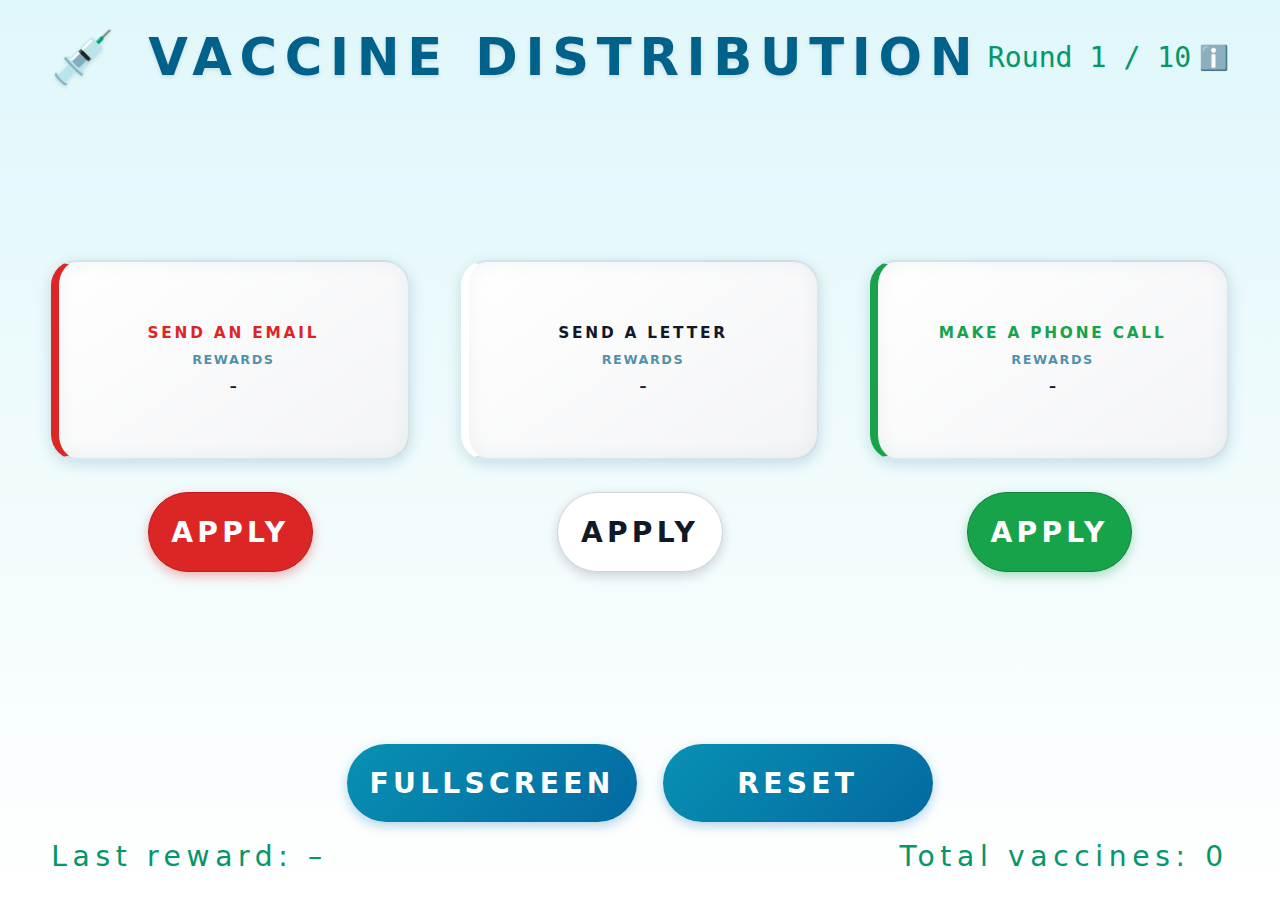
<file: index.html>
<!DOCTYPE html>
<html lang="en">
<head>
  <meta charset="UTF-8" />
  <meta name="viewport" content="width=device-width, initial-scale=1.0"/>
  <title>Multi-Armed Bandit Demo</title>
  <link rel="stylesheet" href="style.css" />
</head>
<body>

  <div id="app">
    <header>
      <h1>💉 Vaccine Distribution</h1>
      <div id="round">Round 1 / 5</div>
      <nav>
        <a href="training.html" title="Information" style="text-decoration: none; font-size: 1.5em;">ℹ️</a>
      </nav>
    </header>

    <div id="reels">
      <div>
        <div class="reel" id="reel0">
          <div class="reel-content">
            <div class="reel-title reel-title-red">Send an Email</div>
            <div class="reel-label">Rewards</div>
            <div class="reel-rewards" id="reel0-rewards">–</div>
          </div>
        </div>
        <button onclick="pull(0)">Apply</button>
      </div>
      <div>
        <div class="reel" id="reel1">
          <div class="reel-content">
            <div class="reel-title reel-title-blue">Send a Letter</div>
            <div class="reel-label">Rewards</div>
            <div class="reel-rewards" id="reel1-rewards">–</div>
          </div>
        </div>
        <button onclick="pull(1)">Apply</button>
      </div>
      <div>
        <div class="reel" id="reel2">
          <div class="reel-content">
            <div class="reel-title reel-title-green">Make a Phone Call</div>
            <div class="reel-label">Rewards</div>
            <div class="reel-rewards" id="reel2-rewards">–</div>
          </div>
        </div>
        <button onclick="pull(2)">Apply</button>
      </div>
    </div>

    <div id="controls">
      <br />
      <button onclick="goFullscreen()">Fullscreen</button>
      <button onclick="resetGame()">Reset</button>
    </div>

    <footer>
      <div id="reward">Last reward: –</div>
      <div id="score">Total vaccines: 0</div>
    </footer>

    <!-- Final Score Modal -->
    <div id="overlay-backdrop" class="overlay-backdrop" style="display: none;"></div>
    <div id="final-score-modal" class="final-score-modal" style="display: none;">
      <div class="modal-title">Game Complete!</div>
      <div class="modal-score">Total Vaccines Distributed: <span id="final-score">0</span></div>
      <div class="modal-info">Now let's see how a Bayesian algorithm would have performed...</div>
      <div class="modal-buttons">
        <div class="modal-link">
          <a href="bayes.html">View Bayesian Results</a>
        </div>
      </div>
    </div>
  </div>

  <script src="main.js"></script>
  <script>
    document.addEventListener("DOMContentLoaded", () => {
      document.getElementById("round").textContent = `Round 1 / ${totalRounds}`;
    });
  </script>
</body>
</html>
</file>
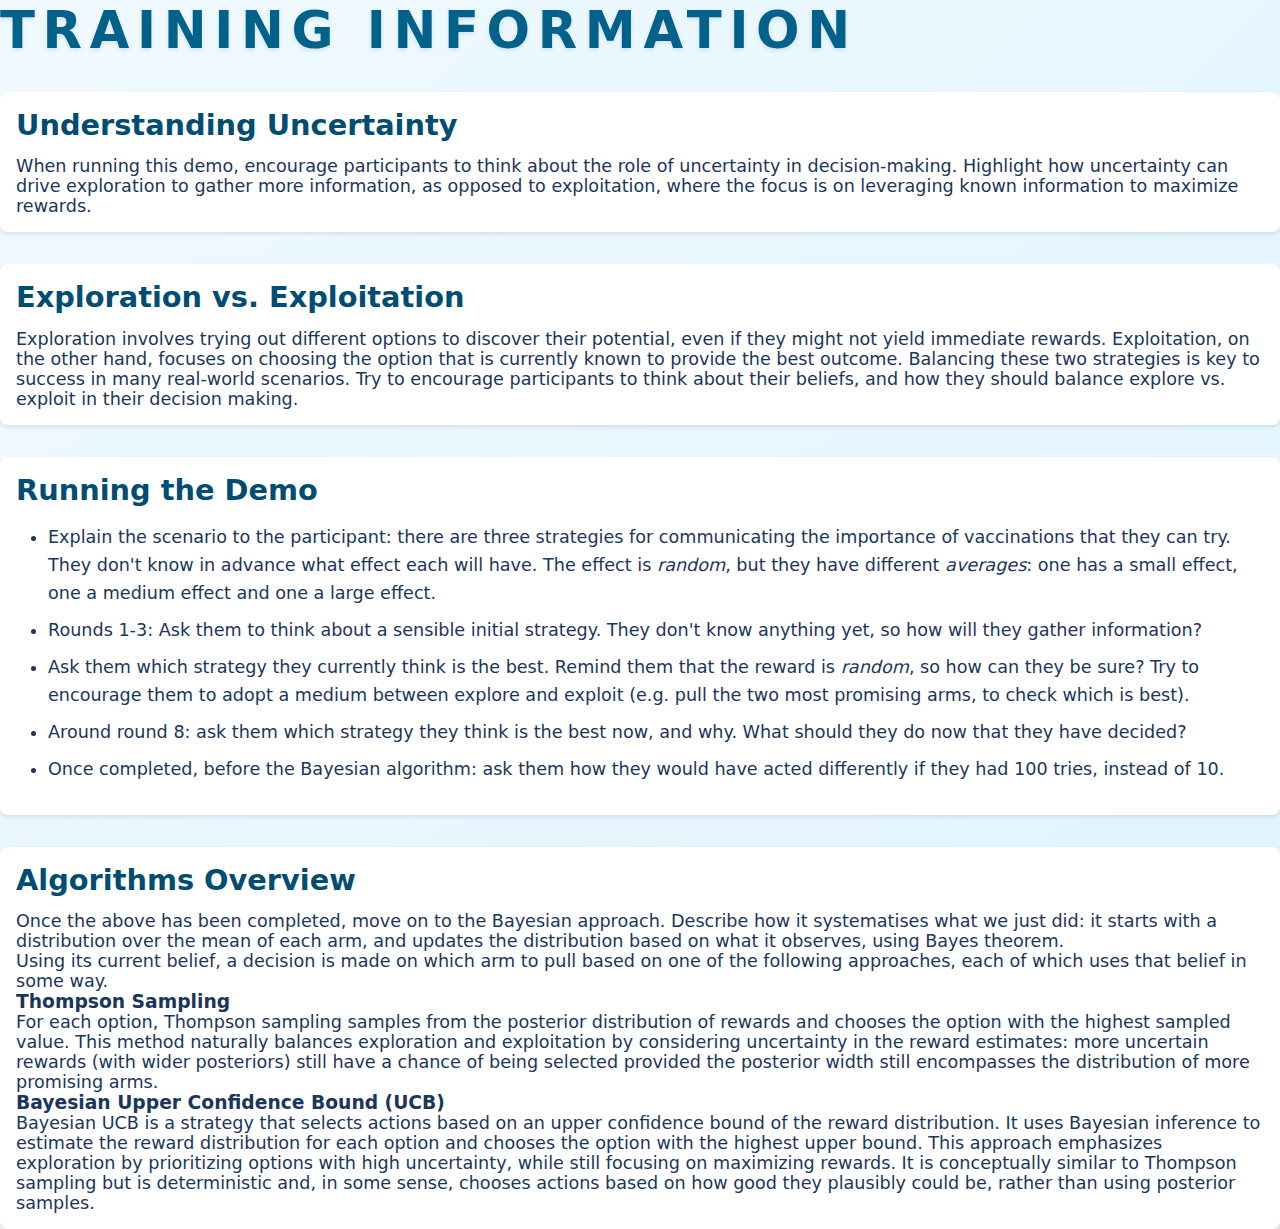
<file: training.html>
<!DOCTYPE html>
<html lang="en">
<head>
    <meta charset="UTF-8">
    <meta name="viewport" content="width=device-width, initial-scale=1.0">
    <title>Training</title>
    <link rel="stylesheet" href="style.css">
</head>
<body class="training-page">
    <header>
        <h1>Training Information</h1>
    </header>
    <main>
        <section>
            <h2>Understanding Uncertainty</h2>
            <p>When running this demo, encourage participants to think about the role of uncertainty in decision-making. Highlight how uncertainty can drive exploration to gather more information, as opposed to exploitation, where the focus is on leveraging known information to maximize rewards.</p>
        </section>
        <section>
            <h2>Exploration vs. Exploitation</h2>
            <p>Exploration involves trying out different options to discover their potential, even if they might not yield immediate rewards. Exploitation, on the other hand, focuses on choosing the option that is currently known to provide the best outcome. Balancing these two strategies is key to success in many real-world scenarios.
            Try to encourage participants to think about their beliefs, and how they should balance explore vs. exploit in their decision making.
            </p>
        </section>
        <section>
            <h2>Running the Demo</h2>
            <ul>
                <li>
                    Explain the scenario to the participant: there are three strategies for communicating the importance of vaccinations that they can try. They don't know in advance what effect each will have. The effect is <em>random</em>, but they have different <em>averages</em>: one has a small effect, one a medium effect and one a large effect.
                </li>
                <li>
                    Rounds 1-3: Ask them to think about a sensible initial strategy. They don't know anything yet, so how will they gather information?
                </li>
                <li>
                    Ask them which strategy they currently think is the best. Remind them that the reward is <em>random</em>, so how can they be sure? Try to encourage them to adopt a medium between explore and exploit (e.g. pull the two most promising arms, to check which is best).
                </li>
                <li>
                    Around round 8: ask them which strategy they think is the best now, and why. What should they do now that they have decided?
                </li>
                <li>
                    Once completed, before the Bayesian algorithm: ask them how they would have acted differently if they had 100 tries, instead of 10.
                </li>
            </ul>
        </section>
        <section>
            <h2>Algorithms Overview</h2>
            <p>
                Once the above has been completed, move on to the Bayesian approach. Describe how it systematises what we just did: it starts with a distribution over the mean of each arm, and updates the distribution based on what it observes, using Bayes theorem. 
            </p>
            <p>
                Using its current belief, a decision is made on which arm to pull based on one of the following approaches, each of which uses that belief in some way.
            </p>
            <h3>Thompson Sampling</h3>
            <p>For each option, Thompson sampling samples from the posterior distribution of rewards and chooses the option with the highest sampled value. This method naturally balances exploration and exploitation by considering uncertainty in the reward estimates: more uncertain rewards (with wider posteriors) still have a chance of being selected provided the posterior width still encompasses the distribution of more promising arms.</p>
            <h3>Bayesian Upper Confidence Bound (UCB)</h3>
            <p>Bayesian UCB is a strategy that selects actions based on an upper confidence bound of the reward distribution. It uses Bayesian inference to estimate the reward distribution for each option and chooses the option with the highest upper bound. This approach emphasizes exploration by prioritizing options with high uncertainty, while still focusing on maximizing rewards. It is conceptually similar to Thompson sampling but is deterministic and, in some sense, chooses actions based on how good they plausibly could be, rather than using posterior samples.</p>
        </section>
    </main>
</body>
</html>
</file>
<file: style.css>
* {
  box-sizing: border-box;
  margin: 0;
  padding: 0;
  font-family: system-ui, sans-serif;
}

body {
  background: linear-gradient(135deg, #f0f9ff 0%, #e0f4ff 100%);
  color: #1a365d;
  height: 100vh;
  overflow: hidden;
}

body.training-page {
  overflow-y: auto;
}

#app {
  display: grid;
  grid-template-rows: auto 1fr auto auto;
  height: 100vh;
  padding: 3vh 4vw;
  background: linear-gradient(to bottom, #e0f7fa, #ffffff);
  gap: 2vh;
}

/* Header */
header {
  display: flex;
  justify-content: space-between;
  align-items: center;
}

header h1 {
  font-size: 4vw;
  letter-spacing: 0.15em;
  text-transform: uppercase;
  color: #00628b;
  text-shadow: 0 2px 4px rgba(0,0,0,0.1);
}

#round {
  font-size: 2.2vw;
  font-family: monospace;
  color: #059669;
  text-shadow: 0 1px 2px rgba(0,0,0,0.05);
}

/* Reels */
#reels {
  display: grid;
  grid-template-columns: repeat(3, 1fr);
  gap: 4vw;
  align-items: center;
  text-align: center; /* Center content within each reel */
}

#reels > div {
  display: flex;
  flex-direction: column;
  gap: 2rem;
  align-items: center;
}

.reel {
  height: 200px;
  width: 100%;
  background:
    linear-gradient(145deg, #ffffff, #f3f4f6),
    radial-gradient(circle at 30% 30%, rgba(0,98,139,0.05), transparent);
  border-radius: 2vw;
  overflow: hidden;
  position: relative;
  box-shadow:
    inset 0 0 20px rgba(0,0,0,0.05),
    0 4px 15px rgba(0,98,139,0.2);
  border: 2px solid rgba(0,98,139,0.15);
  display: flex;
  align-items: center;
  justify-content: center;
}

.reel-content {
  font-size: 1.15vw;
  font-weight: 700;
  color: white;
  text-align: center;
  display: flex;
  flex-direction: column;
  gap: 0.6rem;
  padding: 0 1rem;
}

.reel-label {
  font-size: 1vw;
  font-weight: 800;
  text-transform: uppercase;
  letter-spacing: 0.12em;
  color: rgba(0, 98, 139, 0.7);
}

.reel-rewards {
  font-size: 1.1vw;
  font-weight: 700;
  color: #0f172a;
  word-break: break-word;
  line-height: 1.35;
}

.reel-title {
  font-size: 1.2vw;
  font-weight: 900;
  text-transform: uppercase;
  letter-spacing: 0.18em;
}

.reel-title-red {
  color: #dc2626;
}

.reel-title-blue {
  color: #111827;
}

.reel-title-green {
  color: #16a34a;
}

#reel0 .reel-content {
  color: #dc2626;
}

#reel1 .reel-content {
  color: #111827;
}

#reel2 .reel-content {
  color: #16a34a;
}

#reel0 {
  border-left: 8px solid #dc2626;
}

#reel1 {
  border-left: 8px solid #ffffff;
}

#reels > div:nth-child(2) > button {
  background: #ffffff;
  color: #111827;
  border: 1px solid #d1d5db;
  box-shadow: 0 4px 12px rgba(17, 24, 39, 0.18);
}

#reels > div:nth-child(2) > button:hover {
  box-shadow: 0 8px 20px rgba(17, 24, 39, 0.22);
}

#reels > div:nth-child(2) > button:active {
  box-shadow: 0 2px 6px rgba(17, 24, 39, 0.16);
}

#reels > div:nth-child(1) > button {
  background: #dc2626;
  color: #ffffff;
  border: 1px solid #b91c1c;
  box-shadow: 0 4px 12px rgba(220, 38, 38, 0.35);
}

#reels > div:nth-child(1) > button:hover {
  box-shadow: 0 8px 20px rgba(220, 38, 38, 0.45);
}

#reels > div:nth-child(1) > button:active {
  box-shadow: 0 2px 6px rgba(220, 38, 38, 0.3);
}

#reels > div:nth-child(3) > button {
  background: #16a34a;
  color: #ffffff;
  border: 1px solid #15803d;
  box-shadow: 0 4px 12px rgba(22, 163, 74, 0.35);
}

#reels > div:nth-child(3) > button:hover {
  box-shadow: 0 8px 20px rgba(22, 163, 74, 0.45);
}

#reels > div:nth-child(3) > button:active {
  box-shadow: 0 2px 6px rgba(22, 163, 74, 0.3);
}

#reel2 {
  border-left: 8px solid #16a34a;
}

/* Intervention overlay */
.intervention-overlay {
  position: fixed;
  top: 50%;
  left: 50%;
  transform: translate(-50%, -50%);
  background: white;
  border: 3px solid #00628b;
  border-radius: 15px;
  padding: 3rem;
  box-shadow: 0 10px 40px rgba(0,98,139,0.3);
  z-index: 1000;
  text-align: center;
  min-width: 300px;
}

.intervention-overlay .status {
  font-size: 1.5rem;
  color: #00628b;
  margin-bottom: 1rem;
  font-weight: 600;
}

.intervention-overlay .reward {
  font-size: 4rem;
  font-weight: 900;
  color: #059669;
  margin-top: 1rem;
}

/* Controls */
#controls {
  display: grid;
  grid-template-columns: repeat(4, 1fr);
  gap: 2vw;
}

button {
  padding: 2.5vh;
  font-size: 2.2vw;
  border-radius: 100vw;
  border: none;
  background: linear-gradient(135deg, #0891b2, #0369a1);
  color: white;
  font-weight: 900;
  cursor: pointer;
  box-shadow: 0 4px 12px rgba(6, 111, 168, 0.3);
  text-transform: uppercase;
  letter-spacing: 0.15em;
}

button:hover {
  transform: translateY(-3px);
  box-shadow: 0 8px 20px rgba(6, 111, 168, 0.5);
}

button:active {
  transform: translateY(2px);
  box-shadow: 0 2px 6px rgba(6, 111, 168, 0.3);
}

/* Footer */
footer {
  display: flex;
  justify-content: space-between;
  font-size: 2.2vw;
  font-family: monospace;
  letter-spacing: 0.2em;
  color: #059669;
  text-shadow: 0 1px 2px rgba(0,0,0,0.05);
}

/* Win flash */
.reel.win {
  box-shadow:
    0 0 30px rgba(5, 150, 105, 0.6),
    inset 0 0 20px rgba(5, 150, 105, 0.2);
}

/* Overlay backdrop */
.overlay-backdrop {
  position: fixed;
  top: 0;
  left: 0;
  width: 100%;
  height: 100%;
  background: rgba(0, 0, 0, 0.4);
  z-index: 999;
}

/* Final score modal */
.final-score-modal {
  position: fixed;
  top: 50%;
  left: 50%;
  transform: translate(-50%, -50%);
  background: white;
  border: 3px solid #00628b;
  border-radius: 15px;
  padding: 3rem;
  box-shadow: 0 10px 40px rgba(0,98,139,0.3);
  z-index: 1000;
  text-align: center;
  min-width: 400px;
}

.modal-title {
  font-size: 2rem;
  font-weight: 900;
  color: #00628b;
  margin-bottom: 1.5rem;
}

.modal-score {
  font-size: 1.8rem;
  font-weight: 700;
  color: #059669;
  margin-bottom: 1rem;
  padding: 1rem;
  background: rgba(5, 150, 105, 0.1);
  border-radius: 10px;
}

.modal-info {
  font-size: 1.1rem;
  color: #1a365d;
  margin-bottom: 2rem;
  line-height: 1.5;
}

.modal-buttons {
  display: flex;
  gap: 1rem;
  justify-content: center;
  margin-top: 2rem;
}

.modal-link {
  margin-top: 0;
}

.modal-link a {
  display: inline-block;
  padding: 1rem 2rem;
  background: linear-gradient(135deg, #0891b2, #0369a1);
  color: white;
  text-decoration: none;
  border-radius: 100vw;
  font-weight: 900;
  font-size: 1rem;
  box-shadow: 0 4px 12px rgba(6, 111, 168, 0.3);
  transition: all 0.2s ease;
  letter-spacing: 0.05em;
}

.modal-link a:hover {
  transform: translateY(-3px);
  box-shadow: 0 8px 20px rgba(6, 111, 168, 0.5);
}

.modal-link a:active {
  transform: translateY(2px);
  box-shadow: 0 2px 6px rgba(6, 111, 168, 0.3);
}

.modal-link button {
  padding: 1rem 2rem;
  background: linear-gradient(135deg, #0891b2, #0369a1);
  color: white;
  border: none;
  border-radius: 100vw;
  font-weight: 900;
  font-size: 1rem;
  box-shadow: 0 4px 12px rgba(6, 111, 168, 0.3);
  transition: all 0.2s ease;
  letter-spacing: 0.05em;
  cursor: pointer;
}

.modal-link button:hover {
  transform: translateY(-3px);
  box-shadow: 0 8px 20px rgba(6, 111, 168, 0.5);
}

.modal-link button:active {
  transform: translateY(2px);
  box-shadow: 0 2px 6px rgba(6, 111, 168, 0.3);
}

/* Bayesian page styles */
#bayes-app {
  display: grid;
  grid-template-rows: auto auto 1fr auto;
  height: 100vh;
  padding: 3vh 4vw;
  background: linear-gradient(to bottom, #e0f7fa, #ffffff);
  gap: 2vh;
}

.bayes-header {
  display: flex;
  justify-content: space-between;
  align-items: center;
}

.bayes-header h1 {
  font-size: 4vw;
  letter-spacing: 0.15em;
  text-transform: uppercase;
  color: #00628b;
  text-shadow: 0 2px 4px rgba(0,0,0,0.1);
}

.bayes-controls {
  display: flex;
  gap: 2rem;
  align-items: center;
  justify-content: space-between;
  padding: 1rem 2rem;
  background: white;
  border-radius: 10px;
  box-shadow: 0 2px 8px rgba(0,98,139,0.1);
}

.controls-left {
  display: flex;
  gap: 2rem;
  align-items: center;
}

.controls-right {
  display: flex;
  gap: 2rem;
  align-items: center;
}

.bayes-controls label {
  font-size: 1.1rem;
  font-weight: 600;
  color: #00628b;
  display: flex;
  gap: 1rem;
  align-items: center;
}

.bayes-controls select {
  padding: 0.5rem 1rem;
  font-size: 1rem;
  border: 2px solid #0891b2;
  border-radius: 8px;
  background: white;
  color: #1a365d;
  cursor: pointer;
}

.bayes-controls button {
  padding: 0.75rem 2rem;
  font-size: 1rem;
  background: linear-gradient(135deg, #0891b2, #0369a1);
  color: white;
  border: none;
  border-radius: 100vw;
  font-weight: 900;
  cursor: pointer;
  box-shadow: 0 4px 12px rgba(6, 111, 168, 0.3);
  transition: all 0.2s ease;
}

.bayes-controls button:hover {
  transform: translateY(-2px);
  box-shadow: 0 6px 16px rgba(6, 111, 168, 0.4);
}

.bayes-controls button:active {
  transform: translateY(0);
  box-shadow: 0 2px 6px rgba(6, 111, 168, 0.3);
}

#arms-container {
  display: flex;
  flex-direction: column;
  gap: 1.5rem;
  overflow-y: auto;
  padding: 1rem;
}

.arm-row {
  display: flex;
  align-items: center;
  gap: 2rem;
  padding: 1.5rem;
  background: white;
  border-radius: 12px;
  box-shadow: 0 2px 8px rgba(0,98,139,0.1);
  border-left: 8px solid #0891b2;
}

.arm-row:nth-child(1) {
  border-left-color: #dc2626;
}

.arm-row:nth-child(2) {
  border-left-color: #2563eb;
}

.arm-row:nth-child(3) {
  border-left-color: #16a34a;
}

.arm-label {
  font-weight: 700;
  color: #00628b;
  min-width: 60px;
  font-size: 1.1rem;
}

.arm-label.red { color: #dc2626; }
.arm-label.blue { color: #2563eb; }
.arm-label.green { color: #16a34a; }

.true-return {
  font-size: 1rem;
  color: #059669;
  font-weight: 600;
  min-width: 120px;
}

.estimated-probs {
  font-size: 0.95rem;
  color: #1a365d;
  flex: 1;
  font-family: monospace;
}

.dots-container {
  display: flex;
  gap: 2px;
  flex-wrap: wrap;
  gap: 4px;
  max-width: 300px;
}

.dot {
  width: 16px;
  height: 16px;
  border-radius: 50%;
  transition: transform 0.2s ease;
}

.dot:hover {
  transform: scale(1.3);
}

.bayes-footer {
  display: flex;
  justify-content: center;
  align-items: center;
  padding: 1rem;
}

.back-button {
  padding: 0.75rem 2rem;
  font-size: 1rem;
  background: linear-gradient(135deg, #0891b2, #0369a1);
  color: white;
  border: none;
  border-radius: 100vw;
  font-weight: 900;
  cursor: pointer;
  box-shadow: 0 4px 12px rgba(6, 111, 168, 0.3);
  transition: all 0.2s ease;
  text-decoration: none;
  display: inline-block;
}

.back-button:hover {
  transform: translateY(-2px);
  box-shadow: 0 6px 16px rgba(6, 111, 168, 0.4);
}

.back-button:active {
  transform: translateY(0);
  box-shadow: 0 2px 6px rgba(6, 111, 168, 0.3);
}

#charts-container {
  display: flex;
  gap: 1.5rem;
  margin-bottom: 1rem;
  background: white;
  border-radius: 12px;
  box-shadow: 0 2px 8px rgba(0,98,139,0.1);
  padding: 1.5rem;
}

#belief-graph {
  flex: 1;
  min-height: 400px;
}

#belief-canvas {
  display: block;
  max-height: 350px;
}

.graph-title {
  font-size: 1.2rem;
  font-weight: 700;
  color: #00628b;
  margin-bottom: 1rem;
  text-align: center;
}

#pull-counts {
  width: 250px;
  height: 400px;
  display: flex;
  flex-direction: column;
}

#pull-counts-canvas {
  display: block;
  height: 100%;
  max-height: 350px;
}

.stat-item {
  text-align: center;
}

.stat-label {
  font-size: 0.75rem;
  color: #00628b;
  font-weight: 600;
  text-transform: uppercase;
  letter-spacing: 0.05em;
  margin-bottom: 0.25rem;
}

.stat-value {
  font-size: 1.5rem;
  font-weight: 900;
  color: #0891b2;
  text-shadow: 0 1px 2px rgba(0,0,0,0.1);
}

/* Styling for unordered lists */
ul {
  list-style-type: disc;
  margin: 1em 0;
  padding-left: 2em;
}

ul li {
  margin-bottom: 0.5em;
  line-height: 1.6;
}

/* Styling for sections */
section {
  margin: 2em 0;
  padding: 1em;
  background: #ffffff;
  border-radius: 8px;
  box-shadow: 0 2px 4px rgba(0, 0, 0, 0.1);
}

section h2 {
  color: #004d73;
  font-size: 1.8em;
  margin-bottom: 0.5em;
}

section p, section li {
  font-size: 1.1em;
  color: #1a365d;
}
</file>
